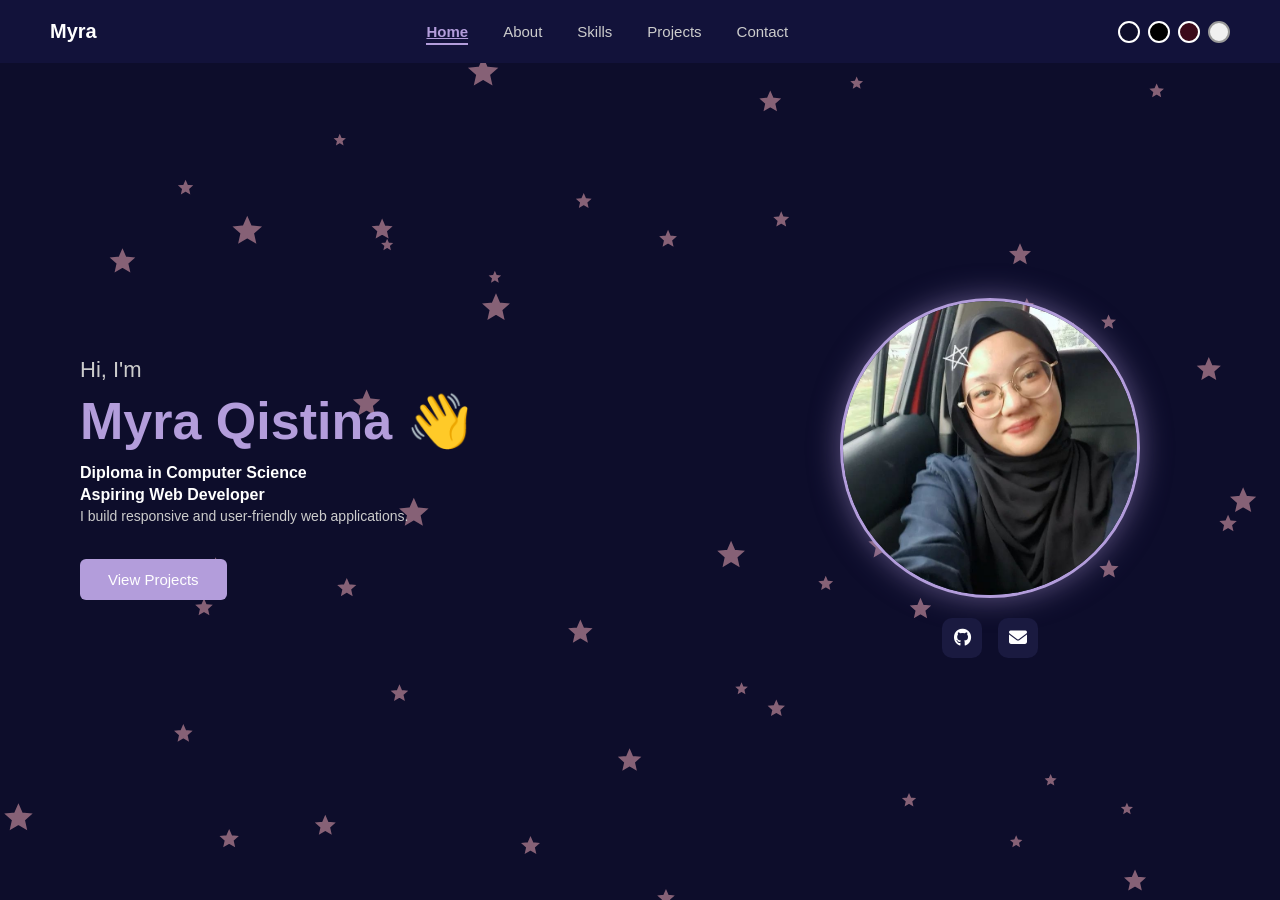
<file: index.html>
<!DOCTYPE html>
<html lang="en">
<head>
  <meta charset="UTF-8" />
  <meta name="viewport" content="width=device-width, initial-scale=1.0"/>
  <title>Myra - Portfolio</title>
  <link rel="stylesheet" href="css/homepage.css" />
  <link rel="stylesheet" href="https://cdnjs.cloudflare.com/ajax/libs/font-awesome/6.5.0/css/all.min.css"/>
</head>
<body>
<canvas id="particles"></canvas>
  <!-- NAVBAR -->
  <nav>
    <div class="logo">Myra</div>
    <ul>
      <li><a href="index.html" class="active">Home</a></li>
      <li><a href="aboutme.html">About</a></li>
      <li><a href="skills.html">Skills</a></li>
      <li><a href="myproject.html">Projects</a></li>
      <li><a href="contact.html">Contact</a></li>
    </ul>
    <div class="theme-switcher">
      <div class="theme-btn dark-blue" onclick="setTheme('')"       title="Dark Blue"></div>
      <div class="theme-btn black"     onclick="setTheme('black')"  title="Black"></div>
      <div class="theme-btn maroon"    onclick="setTheme('maroon')" title="Maroon"></div>
      <div class="theme-btn white"     onclick="setTheme('white')"  title="White"></div>
    </div>
  </nav>

  <!-- HERO -->
  <section class="hero">

    <!-- LEFT -->
    <div class="hero-text">
      <h3>Hi, I'm</h3>
      <h1>Myra Qistina 👋</h1>
      <p class="tagline">Diploma in Computer Science</p>
      <p class="tagline">Aspiring Web Developer</p>
      <p class="description">I build responsive and user-friendly web applications.</p>
      <div class="hero-buttons">
        <a href="myproject.html" class="btn-primary">View Projects</a>
      </div>
    </div>

    <!-- RIGHT -->
    <div class="hero-image">
      <div class="profile-pic">
        <img src="images/gambar portfolio myra.jpg" alt="Aralea">
      </div>
      <div class="social-links">
  <a href="https://github.com/myrastrawberridan" target="_blank" title="GitHub"><i class="fab fa-github"></i></a>
  <a href="contact.html" title="Email"><i class="fas fa-envelope"></i></a>
    </div>
    </div>

  </section>

  <script src="js/homepage.js"></script>
  <script>
    function setTheme(theme) {
      document.body.className = theme;
      localStorage.setItem('theme', theme);
    }
    const saved = localStorage.getItem('theme');
    if (saved) document.body.className = saved;
  </script>
<script src="js/particles.js"></script>
</body>
</html>
</file>
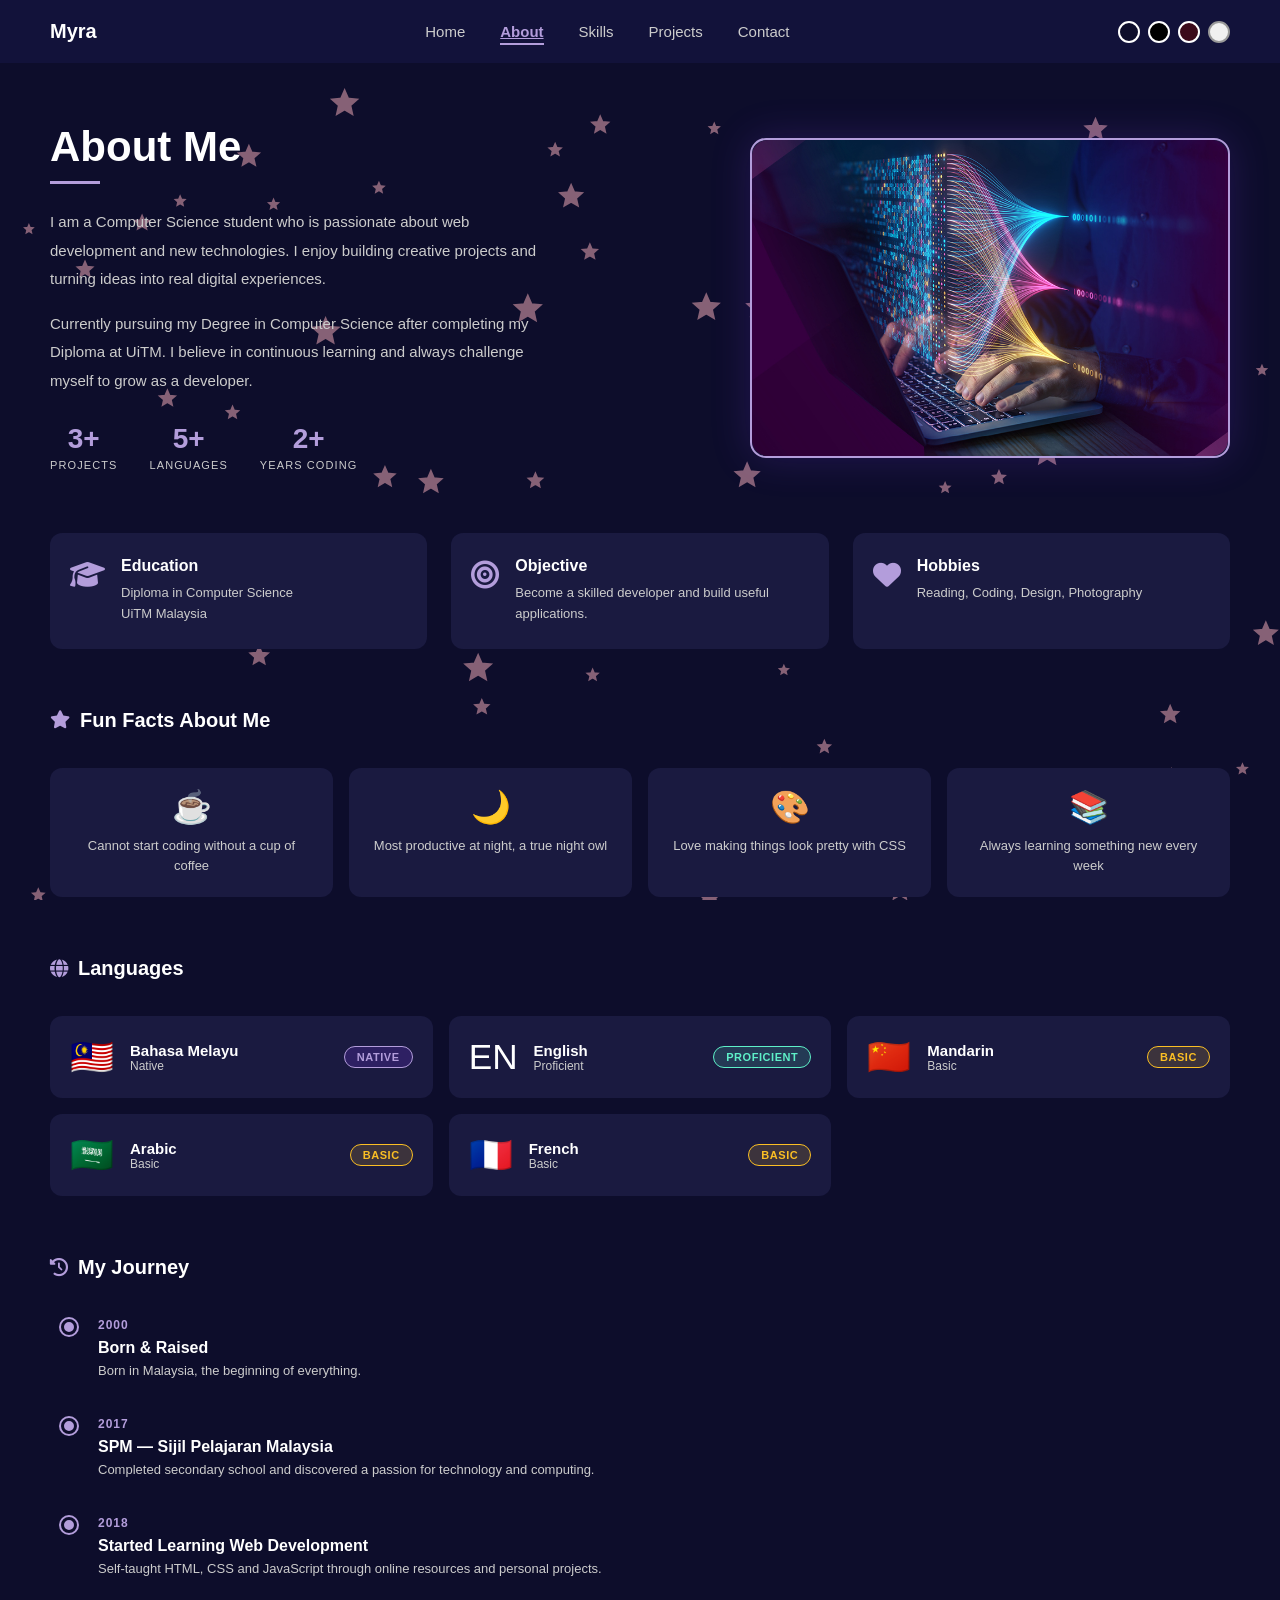
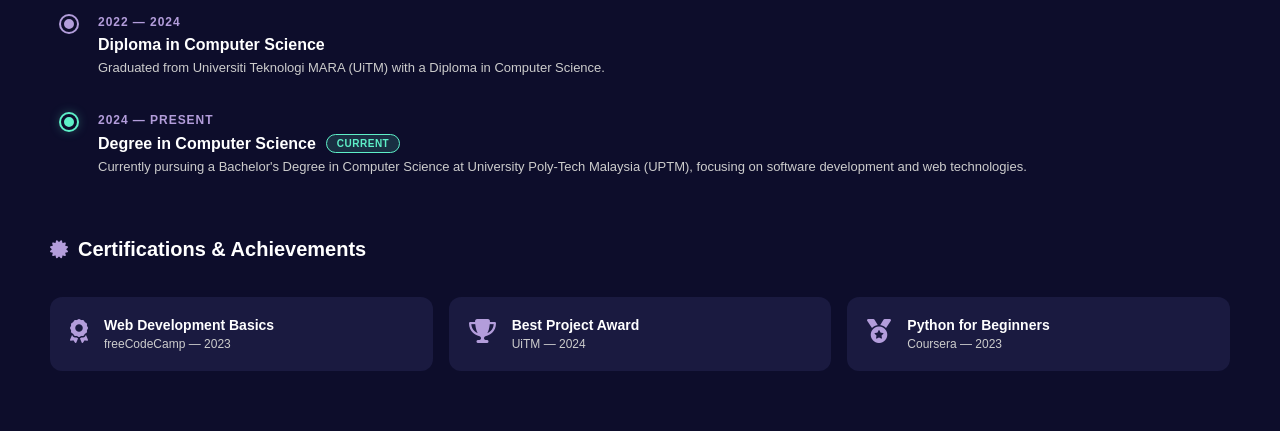
<file: aboutme.html>
<!DOCTYPE html>
<html lang="en">
<head>
  <meta charset="UTF-8" />
  <meta name="viewport" content="width=device-width, initial-scale=1.0"/>
  <title>About Me</title>
  <link rel="stylesheet" href="css/homepage.css" />
  <link rel="stylesheet" href="css/aboutme.css" />
  <link rel="stylesheet" href="https://cdnjs.cloudflare.com/ajax/libs/font-awesome/6.5.0/css/all.min.css"/>
</head>
<body>
<canvas id="particles"></canvas>

  <!-- NAVBAR -->
  <nav>
    <div class="logo">Myra</div>
    <ul>
      <li><a href="index.html">Home</a></li>
      <li><a href="aboutme.html" class="active">About</a></li>
      <li><a href="skills.html">Skills</a></li>
      <li><a href="myproject.html">Projects</a></li>
      <li><a href="contact.html">Contact</a></li>
    </ul>
    <div class="theme-switcher">
  <div class="theme-btn dark-blue" onclick="setTheme('')"       title="Dark Blue"></div>
  <div class="theme-btn black"     onclick="setTheme('black')"  title="Black"></div>
  <div class="theme-btn maroon"    onclick="setTheme('maroon')" title="Maroon"></div>
  <div class="theme-btn white"     onclick="setTheme('white')"  title="White"></div>
</div>
  </nav>

  <!-- ABOUT SECTION -->
  <section class="about">

    <!-- TOP ROW -->
    <div class="about-top">
      <div class="about-text">
        <h2>About Me</h2>
        <div class="underline"></div>
        <p>I am a Computer Science student who is passionate about web development and new technologies. I enjoy building creative projects and turning ideas into real digital experiences.</p>
        <p>Currently pursuing my Degree in Computer Science after completing my Diploma at UiTM. I believe in continuous learning and always challenge myself to grow as a developer.</p>
        <div class="about-stats">
          <div class="stat-item">
            <span class="stat-num">3+</span>
            <span class="stat-label">Projects</span>
          </div>
          <div class="stat-item">
            <span class="stat-num">5+</span>
            <span class="stat-label">Languages</span>
          </div>
          <div class="stat-item">
            <span class="stat-num">2+</span>
            <span class="stat-label">Years Coding</span>
          </div>
        </div>
      </div>
      <div class="about-pic">
        <img src="images/computer science.jpg" alt="Aralea">
      </div>
    </div>

    <!-- 3 CARDS -->
    <div class="about-cards">
      <div class="card">
        <i class="fas fa-graduation-cap card-icon"></i>
        <div>
          <h4>Education</h4>
          <p>Diploma in Computer Science</p>
          <p>UiTM Malaysia</p>
        </div>
      </div>
      <div class="card">
        <i class="fas fa-bullseye card-icon"></i>
        <div>
          <h4>Objective</h4>
          <p>Become a skilled developer and build useful applications.</p>
        </div>
      </div>
      <div class="card">
        <i class="fas fa-heart card-icon"></i>
        <div>
          <h4>Hobbies</h4>
          <p>Reading, Coding, Design, Photography</p>
        </div>
      </div>
    </div>

    <!-- FUN FACTS -->
    <div class="section-block">
      <h3 class="section-title"><i class="fas fa-star"></i> Fun Facts About Me</h3>
      <div class="facts-grid">
        <div class="fact-card">
          <span class="fact-emoji">☕</span>
          <p>Cannot start coding without a cup of coffee</p>
        </div>
        <div class="fact-card">
          <span class="fact-emoji">🌙</span>
          <p>Most productive at night, a true night owl</p>
        </div>
        <div class="fact-card">
          <span class="fact-emoji">🎨</span>
          <p>Love making things look pretty with CSS</p>
        </div>
        <div class="fact-card">
          <span class="fact-emoji">📚</span>
          <p>Always learning something new every week</p>
        </div>
      </div>
    </div>

    <!-- LANGUAGES -->
    <div class="section-block">
      <h3 class="section-title"><i class="fas fa-globe"></i> Languages</h3>
      <div class="lang-grid">
        <div class="lang-card">
          <span class="lang-flag">🇲🇾</span>
          <div>
            <p class="lang-name">Bahasa Melayu</p>
            <p class="lang-level">Native</p>
          </div>
          <span class="lang-badge native">Native</span>
        </div>
        <div class="lang-card">
          <span class="lang-flag">EN</span>
          <div>
            <p class="lang-name">English</p>
            <p class="lang-level">Proficient</p>
          </div>
          <span class="lang-badge proficient">Proficient</span>
        </div>
        <div class="lang-card">
          <span class="lang-flag">🇨🇳</span>
          <div>
            <p class="lang-name">Mandarin</p>
            <p class="lang-level">Basic</p>
          </div>
          <span class="lang-badge basic">Basic</span>
        </div>
        <div class="lang-card">
          <span class="lang-flag">🇸🇦</span>
          <div>
            <p class="lang-name">Arabic</p>
            <p class="lang-level">Basic</p>
          </div>
          <span class="lang-badge basic">Basic</span>
        </div>
        <div class="lang-card">
          <span class="lang-flag">🇫🇷</span>
          <div>
            <p class="lang-name">French</p>
            <p class="lang-level">Basic</p>
          </div>
          <span class="lang-badge basic">Basic</span>
        </div>
      </div>
    </div>

    <!-- TIMELINE -->
    <div class="section-block">
      <h3 class="section-title"><i class="fas fa-history"></i> My Journey</h3>
      <div class="timeline">

        <div class="timeline-item">
          <div class="timeline-dot"></div>
          <div class="timeline-content">
            <span class="timeline-year">2000</span>
            <h4>Born & Raised</h4>
            <p>Born in Malaysia, the beginning of everything.</p>
          </div>
        </div>

        <div class="timeline-item">
          <div class="timeline-dot"></div>
          <div class="timeline-content">
            <span class="timeline-year">2017</span>
            <h4>SPM — Sijil Pelajaran Malaysia</h4>
            <p>Completed secondary school and discovered a passion for technology and computing.</p>
          </div>
        </div>

        <div class="timeline-item">
          <div class="timeline-dot"></div>
          <div class="timeline-content">
            <span class="timeline-year">2018</span>
            <h4>Started Learning Web Development</h4>
            <p>Self-taught HTML, CSS and JavaScript through online resources and personal projects.</p>
          </div>
        </div>

        <div class="timeline-item">
          <div class="timeline-dot"></div>
          <div class="timeline-content">
            <span class="timeline-year">2022 — 2024</span>
            <h4>Diploma in Computer Science</h4>
            <p>Graduated from Universiti Teknologi MARA (UiTM) with a Diploma in Computer Science.</p>
          </div>
        </div>

        <div class="timeline-item current">
          <div class="timeline-dot"></div>
          <div class="timeline-content">
            <span class="timeline-year">2024 — Present</span>
            <h4>Degree in Computer Science <span class="badge-current">Current</span></h4>
            <p>Currently pursuing a Bachelor's Degree in Computer Science at University Poly-Tech Malaysia (UPTM), focusing on software development and web technologies.</p>
          </div>
        </div>

      </div>
    </div>

    <!-- CERTIFICATIONS -->
    <div class="section-block">
      <h3 class="section-title"><i class="fas fa-certificate"></i> Certifications & Achievements</h3>
      <div class="cert-grid">
        <div class="cert-card">
          <i class="fas fa-award cert-icon"></i>
          <div>
            <h4>Web Development Basics</h4>
            <p>freeCodeCamp — 2023</p>
          </div>
        </div>
        <div class="cert-card">
          <i class="fas fa-trophy cert-icon"></i>
          <div>
            <h4>Best Project Award</h4>
            <p>UiTM — 2024</p>
          </div>
        </div>
        <div class="cert-card">
          <i class="fas fa-medal cert-icon"></i>
          <div>
            <h4>Python for Beginners</h4>
            <p>Coursera — 2023</p>
          </div>
        </div>
      </div>
    </div>

  </section>

  <script src="js/aboutme.js"></script>
  <script src="js/homepage.js"></script>
  <script>
    const saved = localStorage.getItem('theme');
    if (saved) document.body.className = saved;

    function setTheme(theme) {
      document.body.className = theme;
      localStorage.setItem('theme', theme);
    }
  </script>

</body>
</html>
<script src="js/particles.js"></script>
</body>
</html>
</file>
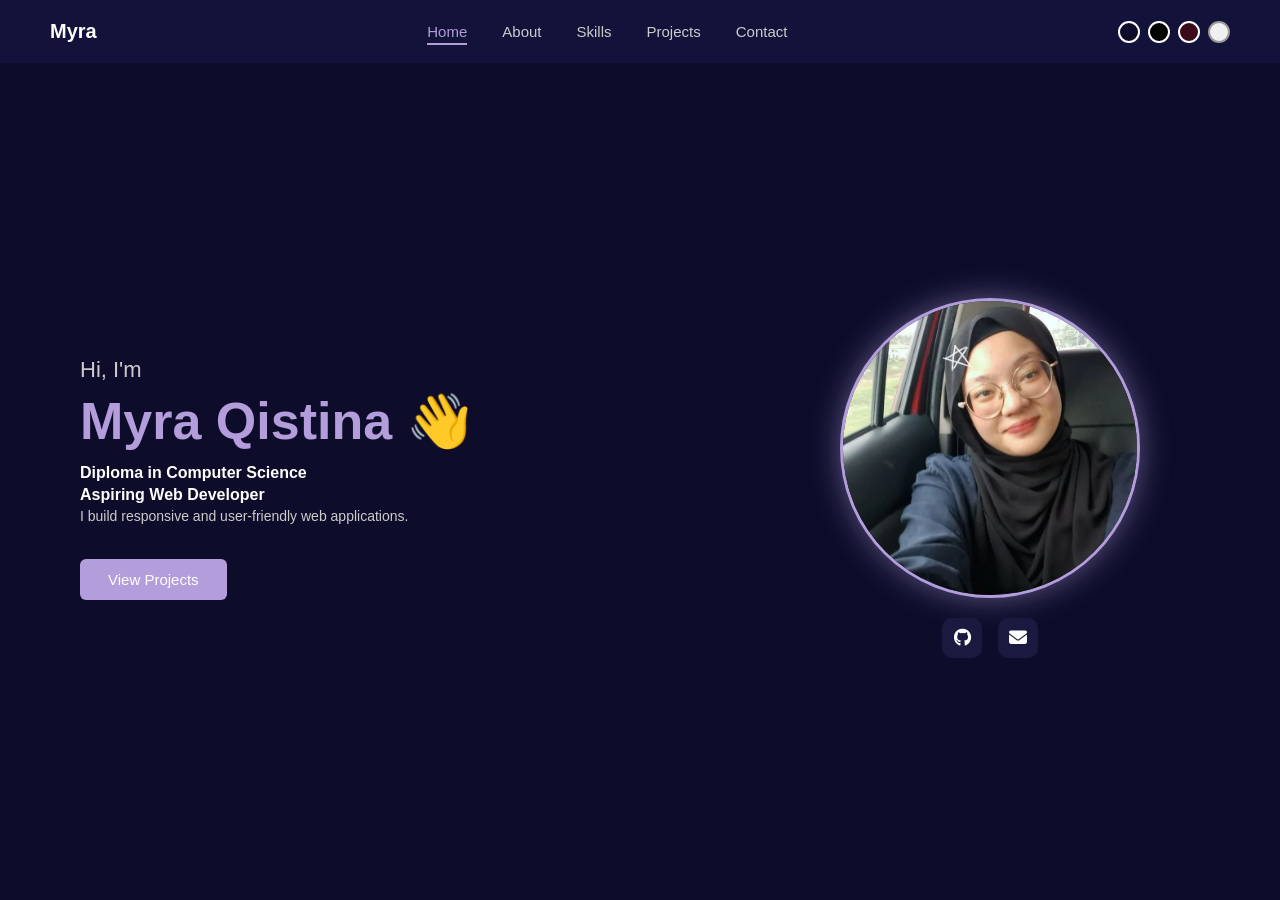
<file: homepage.html>
<!DOCTYPE html>
<html lang="en">
<head>
  <meta charset="UTF-8" />
  <meta name="viewport" content="width=device-width, initial-scale=1.0"/>
  <title>Myra - Portfolio</title>
  <link rel="stylesheet" href="css/homepage.css" />
  <link rel="stylesheet" href="https://cdnjs.cloudflare.com/ajax/libs/font-awesome/6.5.0/css/all.min.css"/>
</head>
<body>

  <!-- NAVBAR -->
  <nav>
    <div class="logo">Myra</div>
    <ul>
      <li><a href="index.html" class="active">Home</a></li>
      <li><a href="aboutme.html">About</a></li>
      <li><a href="skills.html">Skills</a></li>
      <li><a href="myproject.html">Projects</a></li>
      <li><a href="contact.html">Contact</a></li>
    </ul>
    <div class="theme-switcher">
      <div class="theme-btn dark-blue" onclick="setTheme('')"       title="Dark Blue"></div>
      <div class="theme-btn black"     onclick="setTheme('black')"  title="Black"></div>
      <div class="theme-btn maroon"    onclick="setTheme('maroon')" title="Maroon"></div>
      <div class="theme-btn white"     onclick="setTheme('white')"  title="White"></div>
    </div>
  </nav>

  <!-- HERO -->
  <section class="hero">

    <!-- LEFT -->
    <div class="hero-text">
      <h3>Hi, I'm</h3>
      <h1>Myra Qistina 👋</h1>
      <p class="tagline">Diploma in Computer Science</p>
      <p class="tagline">Aspiring Web Developer</p>
      <p class="description">I build responsive and user-friendly web applications.</p>
      <div class="hero-buttons">
        <a href="myproject.html" class="btn-primary">View Projects</a>
      </div>
    </div>

    <!-- RIGHT -->
    <div class="hero-image">
      <div class="profile-pic">
        <img src="images/gambar portfolio myra.jpg" alt="Aralea">
      </div>
      <div class="social-links">
  <a href="https://github.com/myrastrawberridan" target="_blank" title="GitHub"><i class="fab fa-github"></i></a>
  <a href="contact.html" title="Email"><i class="fas fa-envelope"></i></a>
    </div>
    </div>

  </section>

  <script src="js/homepage.js"></script>
  <script>
    function setTheme(theme) {
      document.body.className = theme;
      localStorage.setItem('theme', theme);
    }
    const saved = localStorage.getItem('theme');
    if (saved) document.body.className = saved;
  </script>

</body>
</html>
</file>
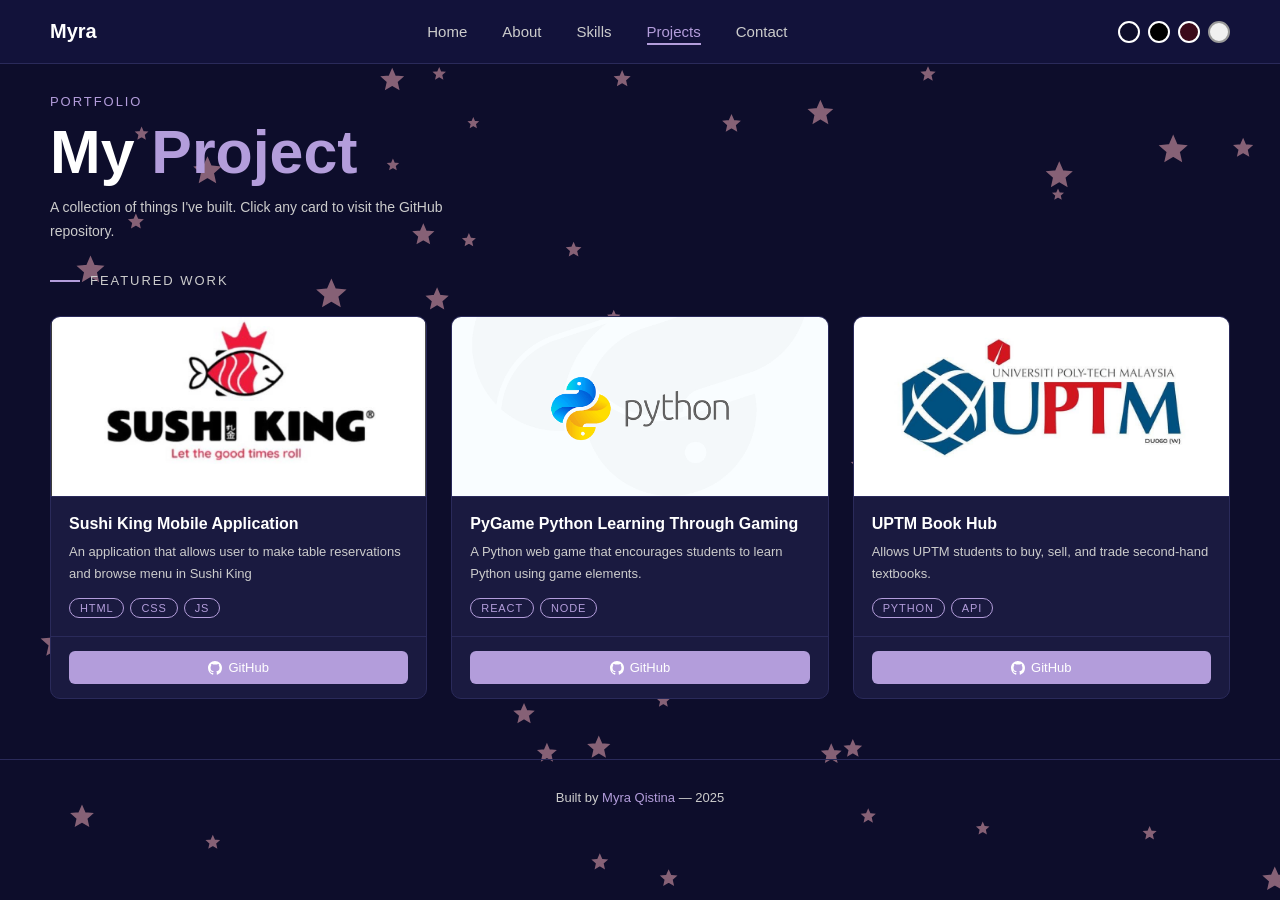
<file: myproject.html>
<!DOCTYPE html>
<html lang="en">
<head>
  <meta charset="UTF-8" />
  <meta name="viewport" content="width=device-width, initial-scale=1.0"/>
  <title>My Project</title>
<link rel="stylesheet" href="css/myproject.css"/>
</head>
<body>
<canvas id="particles"></canvas>
  <!-- NAV -->
  <nav>
    <div class="logo">Myra</div>
    <ul>
      <li><a href="index.html">Home</a></li>
      <li><a href="aboutme.html">About</a></li>
      <li><a href="skills.html">Skills</a></li>
      <li><a href="myproject.html" class="active">Projects</a></li>
      <li><a href="contact.html">Contact</a></li>
    </ul>
    <div class="theme-switcher">
  <div class="theme-btn dark-blue" onclick="setTheme('')"       title="Dark Blue"></div>
  <div class="theme-btn black"     onclick="setTheme('black')"  title="Black"></div>
  <div class="theme-btn maroon"    onclick="setTheme('maroon')" title="Maroon"></div>
  <div class="theme-btn white"     onclick="setTheme('white')"  title="White"></div>
</div>
  </nav>

  <!-- HERO -->
  <section class="hero">
    <p class="hero-label">Portfolio</p>
    <h1 class="hero-title">My <span>Project</span></h1>
    <p class="hero-sub">A collection of things I've built. Click any card to visit the GitHub repository.</p>
  </section>

  <!-- PROJECTS -->
  <section class="projects-section" id="projects">
    <div class="section-tag">Featured Work</div>

    <div class="projects-grid">

      <!-- CARD 1 -->
      <div class="card">
        <div class="card-preview">
          <img src="images/sushi king logo.png" alt="Sushi King Mobile Application">
          <div class="card-placeholder">
            <svg viewBox="0 0 24 24" fill="none" stroke-width="1.2" xmlns="http://www.w3.org/2000/svg">
              <rect x="3" y="3" width="18" height="18" rx="2"/>
              <circle cx="8.5" cy="8.5" r="1.5"/>
              <path d="M21 15l-5-5L5 21"/>
            </svg>
            No preview yet
          </div>
        </div>
        <div class="card-body">
          <div class="card-title">Sushi King Mobile Application</div>
          <div class="card-desc">An application that allows user to make table reservations and browse menu in Sushi King</div>
          <div class="card-tags">
            <span class="tag">HTML</span>
            <span class="tag">CSS</span>
            <span class="tag">JS</span>
          </div>
        </div>
        <div class="card-footer">
          <a class="github-btn" href="https://github.com/Nurain-beep/Sushi-King" target="_blank" rel="noopener">
            <svg viewBox="0 0 24 24" fill="currentColor">
              <path d="M12 0C5.37 0 0 5.37 0 12c0 5.31 3.435 9.795 8.205 11.385.6.105.825-.255.825-.57 0-.285-.015-1.23-.015-2.235-3.015.555-3.795-.735-4.035-1.41-.135-.345-.72-1.41-1.23-1.695-.42-.225-1.02-.78-.015-.795.945-.015 1.62.87 1.845 1.23 1.08 1.815 2.805 1.305 3.495.99.105-.78.42-1.305.765-1.605-2.67-.3-5.46-1.335-5.46-5.925 0-1.305.465-2.385 1.23-3.225-.12-.3-.54-1.53.12-3.18 0 0 1.005-.315 3.3 1.23.96-.27 1.98-.405 3-.405s2.04.135 3 .405c2.295-1.56 3.3-1.23 3.3-1.23.66 1.65.24 2.88.12 3.18.765.84 1.23 1.905 1.23 3.225 0 4.605-2.805 5.625-5.475 5.925.435.375.81 1.095.81 2.22 0 1.605-.015 2.895-.015 3.3 0 .315.225.69.825.57A12.02 12.02 0 0 0 24 12c0-6.63-5.37-12-12-12z"/>
            </svg>
            GitHub
          </a>
          
        </div>
      </div>

      <!-- CARD 2 -->
      <div class="card">
        <div class="card-preview">
          <img src="images/python.png" alt="Project Two">
          <div class="card-placeholder">
            <svg viewBox="0 0 24 24" fill="none" stroke-width="1.2" xmlns="http://www.w3.org/2000/svg">
              <rect x="3" y="3" width="18" height="18" rx="2"/>
              <circle cx="8.5" cy="8.5" r="1.5"/>
              <path d="M21 15l-5-5L5 21"/>
            </svg>
            No preview yet
          </div>
        </div>
        <div class="card-body">
          <div class="card-title">PyGame Python Learning Through Gaming</div>
          <div class="card-desc">A Python web game that encourages students to learn Python using game elements. </div>
          <div class="card-tags">
            <span class="tag">React</span>
            <span class="tag">Node</span>
          </div>
        </div>
        <div class="card-footer">
          <a class="github-btn" href="https://github.com/myrastrawberridan/PyGame-Python-Learning-Through-Gaming" target="_blank" rel="noopener">
            <svg viewBox="0 0 24 24" fill="currentColor">
              <path d="M12 0C5.37 0 0 5.37 0 12c0 5.31 3.435 9.795 8.205 11.385.6.105.825-.255.825-.57 0-.285-.015-1.23-.015-2.235-3.015.555-3.795-.735-4.035-1.41-.135-.345-.72-1.41-1.23-1.695-.42-.225-1.02-.78-.015-.795.945-.015 1.62.87 1.845 1.23 1.08 1.815 2.805 1.305 3.495.99.105-.78.42-1.305.765-1.605-2.67-.3-5.46-1.335-5.46-5.925 0-1.305.465-2.385 1.23-3.225-.12-.3-.54-1.53.12-3.18 0 0 1.005-.315 3.3 1.23.96-.27 1.98-.405 3-.405s2.04.135 3 .405c2.295-1.56 3.3-1.23 3.3-1.23.66 1.65.24 2.88.12 3.18.765.84 1.23 1.905 1.23 3.225 0 4.605-2.805 5.625-5.475 5.925.435.375.81 1.095.81 2.22 0 1.605-.015 2.895-.015 3.3 0 .315.225.69.825.57A12.02 12.02 0 0 0 24 12c0-6.63-5.37-12-12-12z"/>
            </svg>
            GitHub
          </a>
          
        </div>
      </div>

      <!-- CARD 3 -->
      <div class="card">
        <div class="card-preview">
          <img src="images/uptm logoo.png" alt="Project Three"> 
          <div class="card-placeholder">
            <svg viewBox="0 0 24 24" fill="none" stroke-width="1.2" xmlns="http://www.w3.org/2000/svg">
              <rect x="3" y="3" width="18" height="18" rx="2"/>
              <circle cx="8.5" cy="8.5" r="1.5"/>
              <path d="M21 15l-5-5L5 21"/>
            </svg>
            No preview yet
          </div>
        </div>
        <div class="card-body">
          <div class="card-title">UPTM Book Hub </div>
          <div class="card-desc">Allows UPTM students to buy, sell, and trade second-hand textbooks.</div>
          <div class="card-tags">
            <span class="tag">Python</span>
            <span class="tag">API</span>
          </div>
        </div>
        <div class="card-footer">
          <a class="github-btn" href="https://github.com/kl2408016807-design" target="_blank" rel="noopener">
            <svg viewBox="0 0 24 24" fill="currentColor">
              <path d="M12 0C5.37 0 0 5.37 0 12c0 5.31 3.435 9.795 8.205 11.385.6.105.825-.255.825-.57 0-.285-.015-1.23-.015-2.235-3.015.555-3.795-.735-4.035-1.41-.135-.345-.72-1.41-1.23-1.695-.42-.225-1.02-.78-.015-.795.945-.015 1.62.87 1.845 1.23 1.08 1.815 2.805 1.305 3.495.99.105-.78.42-1.305.765-1.605-2.67-.3-5.46-1.335-5.46-5.925 0-1.305.465-2.385 1.23-3.225-.12-.3-.54-1.53.12-3.18 0 0 1.005-.315 3.3 1.23.96-.27 1.98-.405 3-.405s2.04.135 3 .405c2.295-1.56 3.3-1.23 3.3-1.23.66 1.65.24 2.88.12 3.18.765.84 1.23 1.905 1.23 3.225 0 4.605-2.805 5.625-5.475 5.925.435.375.81 1.095.81 2.22 0 1.605-.015 2.895-.015 3.3 0 .315.225.69.825.57A12.02 12.02 0 0 0 24 12c0-6.63-5.37-12-12-12z"/>
            </svg>
            GitHub
          </a>
          
        </div>
      </div>

    </div>
  </section>

  <footer>
    Built by <span>Myra Qistina</span> &mdash; 2025
  </footer>

  <script src="js/myproject.js"></script>
  <script>
  const saved = localStorage.getItem('theme');
  if (saved) document.body.className = saved;

  function setTheme(theme) {
    document.body.className = theme;
    localStorage.setItem('theme', theme);
  }
</script>
<script src="js/particles.js"></script>
</body>
</html>
</file>
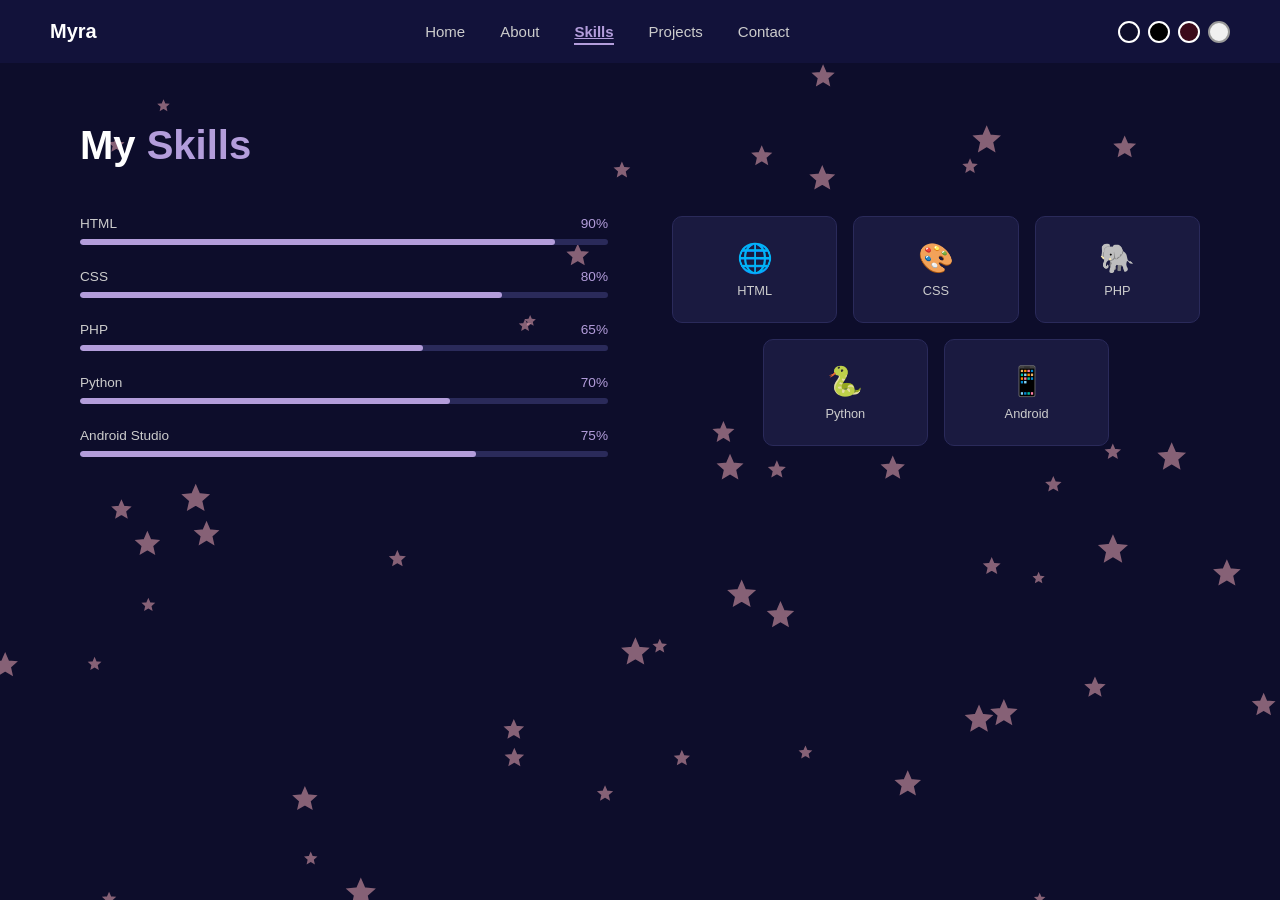
<file: skills.html>
<!DOCTYPE html>
<html lang="en">
<head>
  <meta charset="UTF-8" />
  <meta name="viewport" content="width=device-width, initial-scale=1.0"/>
  <title>Skills</title>
  <link rel="stylesheet" href="css/homepage.css"/>
  <link rel="stylesheet" href="css/skills.css"/>
</head>
<body>
<canvas id="particles"></canvas>
    <nav>
    <div class="logo">Myra</div>
    <ul>
      <li><a href="index.html">Home</a></li>
      <li><a href="aboutme.html">About</a></li>
      <li><a href="skills.html" class="active">Skills</a></li>
      <li><a href="myproject.html">Projects</a></li>
      <li><a href="contact.html">Contact</a></li>
    </ul>
    <div class="theme-switcher">
  <div class="theme-btn dark-blue" onclick="setTheme('')"       title="Dark Blue"></div>
  <div class="theme-btn black"     onclick="setTheme('black')"  title="Black"></div>
  <div class="theme-btn maroon"    onclick="setTheme('maroon')" title="Maroon"></div>
  <div class="theme-btn white"     onclick="setTheme('white')"  title="White"></div>
</div>
  </nav>

  <section id="skills">
    <h2>My <span>Skills</span></h2>

    <div class="skills-grid">
      <div class="skill-bars">
        <div class="skill-item">
          <label><span>HTML</span><span class="percent">90%</span></label>
          <div class="bar-bg"><div class="bar-fill" data-width="90"></div></div>
        </div>
        <div class="skill-item">
          <label><span>CSS</span><span class="percent">80%</span></label>
          <div class="bar-bg"><div class="bar-fill" data-width="80"></div></div>
        </div>
        <div class="skill-item">
          <label><span>PHP</span><span class="percent">65%</span></label>
          <div class="bar-bg"><div class="bar-fill" data-width="65"></div></div>
        </div>
        <div class="skill-item">
          <label><span>Python</span><span class="percent">70%</span></label>
          <div class="bar-bg"><div class="bar-fill" data-width="70"></div></div>
        </div>
        <div class="skill-item">
          <label><span>Android Studio</span><span class="percent">75%</span></label>
          <div class="bar-bg"><div class="bar-fill" data-width="75"></div></div>
        </div>
      </div>

      <div class="skill-icons">
        <div class="skill-icon-card"><div class="icon">🌐</div><p>HTML</p></div>
        <div class="skill-icon-card"><div class="icon">🎨</div><p>CSS</p></div>
        <div class="skill-icon-card"><div class="icon">🐘</div><p>PHP</p></div>
        <div class="skill-icon-card"><div class="icon">🐍</div><p>Python</p></div>
        <div class="skill-icon-card"><div class="icon">📱</div><p>Android</p></div>
      </div>
    </div>
  </section>

  <script src="js/homepage.js"></script>
  <script src="js/skills.js"></script>
  <script>
  const saved = localStorage.getItem('theme');
  if (saved) document.body.className = saved;

  function setTheme(theme) {
    document.body.className = theme;
    localStorage.setItem('theme', theme);
  }
</script>
<script src="js/particles.js"></script>
</body>
</html>
</file>
<file: css/homepage.css>
/* ===== CSS VARIABLES (themes) ===== */
:root {
  --bg: #0d0d2b;
  --bg2: #12123a;
  --text: #ffffff;
  --subtext: #cccccc;
  --accent: #b39ddb;
  --highlight: #b39ddb;   /* ADD THIS - always light purple */
  --nav-border: #9b1c1c;
  --card-bg: #1a1a40;
  --btn-border: #ffffff;
}

body.black {
  --bg: #000000;
  --bg2: #111111;
  --card-bg: #1a1a1a;
}

body.maroon {
  --bg: #3b0a1a;
  --bg2: #4a0f22;
  --accent: #b39ddb;
}

body.white {
  --bg: #f0f0f0;
  --bg2: #ffffff;
  --text: #000000;
  --subtext: #444444;
  --card-bg: #e0e0e0;
  --btn-border: #000000;
  --nav-border: #7c3aed;
}

/* ===== RESET ===== */
* {
  margin: 0;
  padding: 0;
  box-sizing: border-box;
}

body {
  font-family: 'Segoe UI', sans-serif;
  background-color: var(--bg);
  color: var(--text);
  transition: background-color 0.4s, color 0.4s;
  min-height: 100vh;
}

/* ===== NAVBAR ===== */
nav {
  display: flex;
  justify-content: space-between;
  align-items: center;
  padding: 20px 50px;
  background-color: var(--bg2);
}

nav .logo {
  font-size: 20px;
  font-weight: bold;
  color: var(--text);
}

nav ul {
  list-style: none;
  display: flex;
  gap: 35px;
}

nav ul li a {
  text-decoration: none;
  color: var(--subtext);
  font-size: 15px;
  transition: color 0.3s;
}

nav ul li a:hover,
nav ul li a.active {
  color: var(--accent);
  border-bottom: 2px solid var(--accent);
  padding-bottom: 3px;
}

/* ===== THEME SWITCHER ===== */
.theme-switcher {
  display: flex;
  gap: 8px;
  align-items: center;
}

.theme-btn {
  width: 22px;
  height: 22px;
  border-radius: 50%;
  border: 2px solid #fff;
  cursor: pointer;
  transition: transform 0.2s;
}

.theme-btn:hover {
  transform: scale(1.2);
}

.theme-btn.dark-blue { background-color: #0d0d2b; }
.theme-btn.black     { background-color: #000000; }
.theme-btn.maroon    { background-color: #3b0a1a; }
.theme-btn.white     { background-color: #f0f0f0; border-color: #999; }

/* ===== HERO SECTION ===== */
.hero {
  display: flex;
  justify-content: space-between;
  align-items: center;
  padding: 80px 80px;         /* more padding so image shifts inward */
  min-height: calc(100vh - 70px);
  position: relative;
}

/* left side */
.hero-text h3 {
  font-size: 22px;
  font-weight: normal;
  color: var(--subtext);
  margin-bottom: 8px;
}

.hero-text h1 {
  font-size: 52px;
  font-weight: bold;
  color: var(--accent);
  margin-bottom: 12px;
}

.hero-text .tagline {
  font-size: 16px;
  font-weight: bold;
  color: var(--text);
  margin-bottom: 4px;
}

.hero-text .description {
  font-size: 14px;
  color: var(--subtext);
  margin-bottom: 35px;
  max-width: 380px;
}

/* Buttons */
.hero-buttons {
  display: flex;
  gap: 16px;
  flex-wrap: wrap;
}

.btn-primary {
  padding: 12px 28px;
  background-color: var(--accent);
  color: #fff;
  border: none;
  text-decoration: none;
  font-size: 15px;
  border-radius: 6px;
  cursor: pointer;
  transition: opacity 0.3s;
}

.btn-primary:hover { opacity: 0.85; }

.btn-secondary {
  padding: 12px 28px;
  background-color: transparent;
  color: var(--text);
  border: 2px solid var(--btn-border);
  text-decoration: none;
  font-size: 15px;
  border-radius: 6px;
  cursor: pointer;
  transition: background-color 0.3s;
}

.btn-secondary:hover {
  background-color: rgba(255,255,255,0.1);
}

/* right side - profile */
.hero-image {
  display: flex;
  flex-direction: column;
  align-items: center;
  gap: 20px;
  margin-right: 60px;         /* shift image more toward center */
}

/* BIGGER profile picture */
.profile-pic {
  width: 300px;
  height: 300px;
  border-radius: 50%;
  border: 3px solid var(--highlight);
  box-shadow: 0 0 30px rgba(179, 157, 219, 0.5);
  overflow: hidden;
  display: flex;
  align-items: center;
  justify-content: center;
  background-color: var(--card-bg);
  color: var(--subtext);
  font-size: 14px;
}

.profile-pic img {
  width: 100%;
  height: 100%;
  object-fit: cover;
  object-position: center 0%;
}

/* Social icons */
.social-links {
  display: flex;
  gap: 16px;
}

.social-links a {
  width: 40px;
  height: 40px;
  border-radius: 10px;
  background-color: var(--card-bg);
  display: flex;
  align-items: center;
  justify-content: center;
  text-decoration: none;
  color: var(--text);
  font-size: 18px;
  transition: background-color 0.3s, transform 0.2s;
}

.social-links a:hover {
  background-color: var(--accent);
  transform: translateY(-3px);
}

#particles {
  position: fixed;
  top: 0;
  left: 0;
  width: 100%;
  height: 100%;
  z-index: -1;
  pointer-events: none;
}
</file>
<file: css/aboutme.css>
/* ===== ABOUT SECTION ===== */
.about {
  padding: 60px 50px;
  display: flex;
  flex-direction: column;
  gap: 60px;
}

/* ===== TOP ROW ===== */
.about-top {
  display: flex;
  justify-content: space-between;
  align-items: center;
  gap: 60px;
}

.about-text { flex: 1; }

.about-text h2 {
  font-size: 42px;
  font-weight: bold;
  color: var(--text);
  margin-bottom: 10px;
}

.underline {
  width: 50px;
  height: 3px;
  background-color: var(--accent);
  margin-bottom: 24px;
}

.about-text p {
  font-size: 15px;
  color: var(--subtext);
  line-height: 1.9;
  max-width: 500px;
  margin-bottom: 16px;
}

.about-stats {
  display: flex;
  gap: 32px;
  margin-top: 28px;
}

.stat-item { text-align: center; }

.stat-num {
  font-size: 28px;
  font-weight: 800;
  color: var(--accent);
  display: block;
}

.stat-label {
  font-size: 11px;
  color: var(--subtext);
  text-transform: uppercase;
  letter-spacing: 0.1em;
}

.about-pic {
  width: 480px;
  height: 320px;
  border-radius: 16px;
  border: 2px solid var(--accent);
  background-color: var(--card-bg);
  overflow: hidden;
  flex-shrink: 0;
  box-shadow: 0 0 40px rgba(124, 58, 237, 0.2);
}

.about-pic img {
  width: 100%;
  height: 100%;
  object-fit: cover;
  border-radius: 16px;
}

/* ===== 3 CARDS ===== */
.about-cards {
  display: flex;
  gap: 24px;
}

.card {
  flex: 1;
  background-color: var(--card-bg);
  border-radius: 12px;
  padding: 24px 20px;
  display: flex;
  align-items: flex-start;
  gap: 16px;
  transition: transform 0.2s;
  border: 1px solid var(--border);
}

.card:hover { transform: translateY(-4px); }

.card-icon {
  font-size: 28px;
  color: var(--accent);
  margin-top: 4px;
}

.card h4 {
  font-size: 16px;
  color: var(--text);
  margin-bottom: 8px;
}

.card p {
  font-size: 13px;
  color: var(--subtext);
  line-height: 1.6;
}

/* ===== SECTION BLOCK ===== */
.section-block {
  display: flex;
  flex-direction: column;
  gap: 24px;
}

.section-title {
  font-size: 20px;
  font-weight: 700;
  color: var(--text);
  display: flex;
  align-items: center;
  gap: 10px;
  padding-bottom: 12px;
  border-bottom: 1px solid var(--border);
}

.section-title i {
  color: var(--accent);
  font-size: 18px;
}

/* ===== FUN FACTS ===== */
.facts-grid {
  display: grid;
  grid-template-columns: repeat(4, 1fr);
  gap: 16px;
}

.fact-card {
  background: var(--card-bg);
  border: 1px solid var(--border);
  border-radius: 12px;
  padding: 20px;
  text-align: center;
  transition: transform 0.2s, border-color 0.2s;
}

.fact-card:hover {
  transform: translateY(-4px);
  border-color: var(--accent);
}

.fact-emoji {
  font-size: 2rem;
  display: block;
  margin-bottom: 10px;
}

.fact-card p {
  font-size: 13px;
  color: var(--subtext);
  line-height: 1.6;
}

/* ===== LANGUAGES ===== */
.lang-grid {
  display: grid;
  grid-template-columns: repeat(3, 1fr);
  gap: 16px;
}

.lang-card {
  background: var(--card-bg);
  border: 1px solid var(--border);
  border-radius: 12px;
  padding: 20px;
  display: flex;
  align-items: center;
  gap: 16px;
  transition: transform 0.2s, border-color 0.2s;
}

.lang-card:hover {
  transform: translateY(-4px);
  border-color: var(--accent);
}

.lang-flag { font-size: 2.2rem; }

.lang-name {
  font-size: 15px;
  font-weight: 600;
  color: var(--text);
}

.lang-level {
  font-size: 12px;
  color: var(--subtext);
}

.lang-badge {
  margin-left: auto;
  font-size: 11px;
  font-weight: 600;
  padding: 4px 12px;
  border-radius: 99px;
  text-transform: uppercase;
  letter-spacing: 0.05em;
  white-space: nowrap;
}

.lang-badge.native {
  background: rgba(124, 58, 237, 0.2);
  color: var(--accent);
  border: 1px solid var(--accent);
}

.lang-badge.proficient {
  background: rgba(94, 240, 200, 0.15);
  color: #5ef0c8;
  border: 1px solid #5ef0c8;
}

.lang-badge.basic {
  background: rgba(251, 191, 36, 0.15);
  color: #fbbf24;
  border: 1px solid #fbbf24;
}

/* ===== TIMELINE ===== */
.timeline {
  display: flex;
  flex-direction: column;
  padding-left: 20px;
  border-left: 2px solid var(--border);
}

.timeline-item {
  position: relative;
  padding: 0 0 32px 28px;
}

.timeline-item:last-child { padding-bottom: 0; }

.timeline-dot {
  position: absolute;
  left: -9px;
  top: 4px;
  width: 16px;
  height: 16px;
  border-radius: 50%;
  background: var(--accent);
  border: 3px solid var(--bg);
  box-shadow: 0 0 0 2px var(--accent);
}

.timeline-item.current .timeline-dot {
  background: #5ef0c8;
  box-shadow: 0 0 0 2px #5ef0c8, 0 0 12px rgba(94,240,200,0.4);
}

.timeline-year {
  font-size: 12px;
  color: var(--accent);
  letter-spacing: 0.08em;
  text-transform: uppercase;
  font-weight: 600;
}

.timeline-content h4 {
  font-size: 16px;
  color: var(--text);
  margin: 6px 0 4px;
  display: flex;
  align-items: center;
  gap: 10px;
  flex-wrap: wrap;
}

.timeline-content p {
  font-size: 13px;
  color: var(--subtext);
  line-height: 1.6;
}

.badge-current {
  font-size: 10px;
  font-weight: 600;
  padding: 3px 10px;
  border-radius: 99px;
  background: rgba(94, 240, 200, 0.15);
  color: #5ef0c8;
  border: 1px solid #5ef0c8;
  text-transform: uppercase;
  letter-spacing: 0.05em;
}

/* ===== CERTIFICATIONS ===== */
.cert-grid {
  display: grid;
  grid-template-columns: repeat(3, 1fr);
  gap: 16px;
}

.cert-card {
  background: var(--card-bg);
  border: 1px solid var(--border);
  border-radius: 12px;
  padding: 20px;
  display: flex;
  align-items: flex-start;
  gap: 16px;
  transition: transform 0.2s, border-color 0.2s;
}

.cert-card:hover {
  transform: translateY(-4px);
  border-color: var(--accent);
}

.cert-icon {
  font-size: 24px;
  color: var(--accent);
  margin-top: 2px;
  flex-shrink: 0;
}

.cert-card h4 {
  font-size: 14px;
  font-weight: 600;
  color: var(--text);
  margin-bottom: 4px;
}

.cert-card p {
  font-size: 12px;
  color: var(--subtext);
}

/* ===== RESPONSIVE ===== */
@media (max-width: 768px) {
  .about { padding: 30px 20px; }
  .about-top { flex-direction: column; }
  .about-pic { width: 100%; height: 220px; }
  .about-cards { flex-direction: column; }
  .facts-grid { grid-template-columns: repeat(2, 1fr); }
  .lang-grid { grid-template-columns: 1fr; }
  .cert-grid { grid-template-columns: 1fr; }
  .about-stats { gap: 20px; }
}
</file>
<file: css/myproject.css>
/* ===== CSS VARIABLES (themes) ===== */
:root {
  --bg: #0d0d2b;
  --bg2: #12123a;
  --text: #ffffff;
  --subtext: #cccccc;
  --accent: #b39ddb;
  --nav-border: #b39ddb;
  --card-bg: #1a1a40;
  --btn-border: #ffffff;
  --border: #2a2a5a;
  --muted: #888;
  --font: 'Segoe UI', sans-serif;
}

body.black {
  --bg: #000000;
  --bg2: #111111;
  --card-bg: #1a1a1a;
  --border: #2a2a2a;
}

body.maroon {
  --bg: #3b0a1a;
  --bg2: #4a0f22;
  --card-bg: #4a0f22;
  --border: #5a1a1a;
}

body.white {
  --bg: #f0f0f0;
  --bg2: #ffffff;
  --text: #000000;
  --subtext: #444444;
  --card-bg: #e0e0e0;
  --btn-border: #000000;
  --border: #cccccc;
  --muted: #666;
}

/* ===== RESET ===== */
*, *::before, *::after {
  margin: 0;
  padding: 0;
  box-sizing: border-box;
}

body {
  font-family: var(--font);
  background-color: var(--bg);
  color: var(--text);
  transition: background-color 0.4s, color 0.4s;
  min-height: 100vh;
}

/* ===== NAVBAR ===== */
nav {
  display: flex;
  justify-content: space-between;
  align-items: center;
  padding: 20px 50px;
  background-color: var(--bg2);
  border-bottom: 1px solid var(--border);
  position: sticky;
  top: 0;
  z-index: 100;
}

nav .logo {
  font-size: 20px;
  font-weight: bold;
  color: var(--text);
}

nav ul {
  list-style: none;
  display: flex;
  gap: 35px;
}

nav ul li a {
  text-decoration: none;
  color: var(--subtext);
  font-size: 15px;
  transition: color 0.3s;
}

nav ul li a:hover,
nav ul li a.active {
  color: var(--accent);
  border-bottom: 2px solid var(--accent);
  padding-bottom: 3px;
}

/* ===== THEME SWITCHER ===== */
.theme-switcher {
  display: flex;
  gap: 8px;
  align-items: center;
}

.theme-btn {
  width: 22px;
  height: 22px;
  border-radius: 50%;
  border: 2px solid #fff;
  cursor: pointer;
  transition: transform 0.2s;
}

.theme-btn:hover { transform: scale(1.2); }
.theme-btn.dark-blue { background-color: #0d0d2b; }
.theme-btn.black     { background-color: #000000; }
.theme-btn.maroon    { background-color: #3b0a1a; }
.theme-btn.white     { background-color: #f0f0f0; border-color: #999; }

/* ===== HERO ===== */
.hero {
  padding: 30px 50px 20px;
}

.hero-label {
  font-size: 13px;
  letter-spacing: 0.15em;
  text-transform: uppercase;
  color: var(--accent);
  margin-bottom: 10px;
}

.hero-title {
  font-size: clamp(2.2rem, 5vw, 3.8rem);
  font-weight: bold;
  color: var(--text);
  margin-bottom: 10px;
  line-height: 1.1;
}

.hero-title span {
  color: var(--accent);
}

.hero-sub {
  font-size: 14px;
  color: var(--subtext);
  max-width: 420px;
  line-height: 1.7;
}

/* ===== PROJECTS SECTION ===== */
.projects-section {
  padding: 10px 50px 60px;
}

.section-tag {
  font-size: 13px;
  letter-spacing: 0.15em;
  text-transform: uppercase;
  color: var(--subtext);
  margin-bottom: 28px;
  display: flex;
  align-items: center;
  gap: 10px;
}

.section-tag::before {
  content: '';
  display: block;
  width: 30px;
  height: 2px;
  background: var(--accent);
}

/* ===== GRID ===== */
.projects-grid {
  display: grid;
  grid-template-columns: repeat(auto-fit, minmax(280px, 1fr));
  gap: 24px;
}

/* ===== CARD ===== */
.card {
  background: var(--card-bg);
  border: 1px solid var(--border);
  border-radius: 10px;
  overflow: hidden;
  display: flex;
  flex-direction: column;
  transition: transform 0.25s, border-color 0.25s, box-shadow 0.25s;
  animation: fadeUp 0.5s ease both;
}

.card:nth-child(1) { animation-delay: 0.05s; }
.card:nth-child(2) { animation-delay: 0.15s; }
.card:nth-child(3) { animation-delay: 0.25s; }

@keyframes fadeUp {
  from { opacity: 0; transform: translateY(24px); }
  to   { opacity: 1; transform: translateY(0); }
}

.card:hover {
  transform: translateY(-6px);
  border-color: var(--accent);
  box-shadow: 0 0 30px rgba(124, 58, 237, 0.25);
}

/* ===== CARD IMAGE BOX ===== */
.card-preview {
  width: 100%;
  height: 180px;
  background: var(--bg);
  border-bottom: 1px solid var(--border);
  overflow: hidden;
  position: relative;
}

.card-preview img {
  width: 100%;
  height: 100%;
  object-fit: cover;
  display: block;
}

.card-placeholder {
  width: 100%;
  height: 100%;
  display: flex;
  flex-direction: column;
  align-items: center;
  justify-content: center;
  gap: 8px;
  color: var(--muted);
  font-size: 12px;
  letter-spacing: 0.08em;
  text-transform: uppercase;
}

.card-placeholder svg {
  width: 36px;
  height: 36px;
  stroke: var(--border);
}

/* ===== CARD BODY ===== */
.card-body {
  padding: 18px;
  flex: 1;
  display: flex;
  flex-direction: column;
  gap: 8px;
}

.card-title {
  font-size: 16px;
  font-weight: bold;
  color: var(--text);
}

.card-desc {
  font-size: 13px;
  color: var(--subtext);
  line-height: 1.65;
  flex: 1;
}

.card-tags {
  display: flex;
  flex-wrap: wrap;
  gap: 6px;
  margin-top: 6px;
}

.tag {
  font-size: 11px;
  letter-spacing: 0.08em;
  text-transform: uppercase;
  padding: 3px 10px;
  border-radius: 20px;
  border: 1px solid var(--accent);
  color: var(--accent);
}

/* ===== CARD FOOTER ===== */
.card-footer {
  padding: 14px 18px;
  border-top: 1px solid var(--border);
  display: flex;
  gap: 10px;
}

.github-btn,
.demo-btn {
  display: inline-flex;
  align-items: center;
  gap: 6px;
  text-decoration: none;
  font-family: var(--font);
  font-size: 13px;
  padding: 9px 16px;
  border-radius: 6px;
  cursor: pointer;
  transition: opacity 0.2s, transform 0.15s, background-color 0.3s;
  flex: 1;
  justify-content: center;
  border: none;
}

.github-btn {
  background-color: var(--accent);
  color: #fff;
}

.github-btn:hover {
  opacity: 0.85;
  transform: translateY(-2px);
}

.demo-btn {
  background-color: transparent;
  color: var(--text);
  border: 2px solid var(--btn-border);
}

.demo-btn:hover {
  background-color: rgba(255,255,255,0.1);
  transform: translateY(-2px);
}

body.white .demo-btn:hover {
  background-color: rgba(0,0,0,0.08);
}

.github-btn svg,
.demo-btn svg {
  width: 14px;
  height: 14px;
  flex-shrink: 0;
}

/* ===== FOOTER ===== */
footer {
  text-align: center;
  padding: 30px;
  border-top: 1px solid var(--border);
  font-size: 13px;
  color: var(--subtext);
}

footer span { color: var(--accent); }

/* ===== RESPONSIVE ===== */
@media (max-width: 640px) {
  nav { padding: 16px 20px; }
  nav ul { gap: 16px; }
  .hero, .projects-section { padding: 30px 20px; }
  .card-footer { flex-direction: column; }
}

#particles {
  position: fixed;
  top: 0;
  left: 0;
  width: 100%;
  height: 100%;
  z-index: -1;
  pointer-events: none;
}
</file>
<file: css/skills.css>
#skills {
  padding: 60px 80px;
}

#skills h2 {
  font-size: 2.5rem;
  font-weight: 700;
  margin-bottom: 3rem;
}

#skills h2 span { color: var(--accent); }

.skills-grid {
  display: grid;
  grid-template-columns: 1fr 1fr;
  gap: 4rem;
  align-items: start;
}

.skill-bars {
  display: flex;
  flex-direction: column;
  gap: 1.5rem;
}

.skill-item label {
  display: flex;
  justify-content: space-between;
  font-size: 0.85rem;
  margin-bottom: 0.5rem;
  color: var(--subtext);
}

.skill-item label .percent { color: var(--accent); }

.bar-bg {
  height: 6px;
  background: #2a2a5a;
  border-radius: 10px;
  overflow: hidden;
}

.bar-fill {
  height: 100%;
  background: var(--accent);
  border-radius: 10px;
  width: 0;
  transition: width 1.5s ease;
}

.skill-icons {
  display: grid;
  grid-template-columns: repeat(6, 1fr);
  gap: 1rem;
}
.skill-icon-card {
  background: var(--card-bg);
  border: 1px solid #2a2a5a;
  border-radius: 10px;
  padding: 1.5rem 1rem;
  text-align: center;
  font-size: 0.8rem;
  color: var(--subtext);
  transition: all 0.3s;
  cursor: default;
}

.skill-icon-card:hover {
  border-color: var(--accent);
  color: var(--accent);
  transform: translateY(-4px);
}

.skill-icon-card .icon {
  font-size: 1.8rem;
  margin-bottom: 0.5rem;
}

.skill-icons .skill-icon-card:nth-child(1) { grid-column: 1 / 3; }
.skill-icons .skill-icon-card:nth-child(2) { grid-column: 3 / 5; }
.skill-icons .skill-icon-card:nth-child(3) { grid-column: 5 / 7; }
.skill-icons .skill-icon-card:nth-child(4) { grid-column: 2 / 4; }
.skill-icons .skill-icon-card:nth-child(5) { grid-column: 4 / 6; }
</file>
